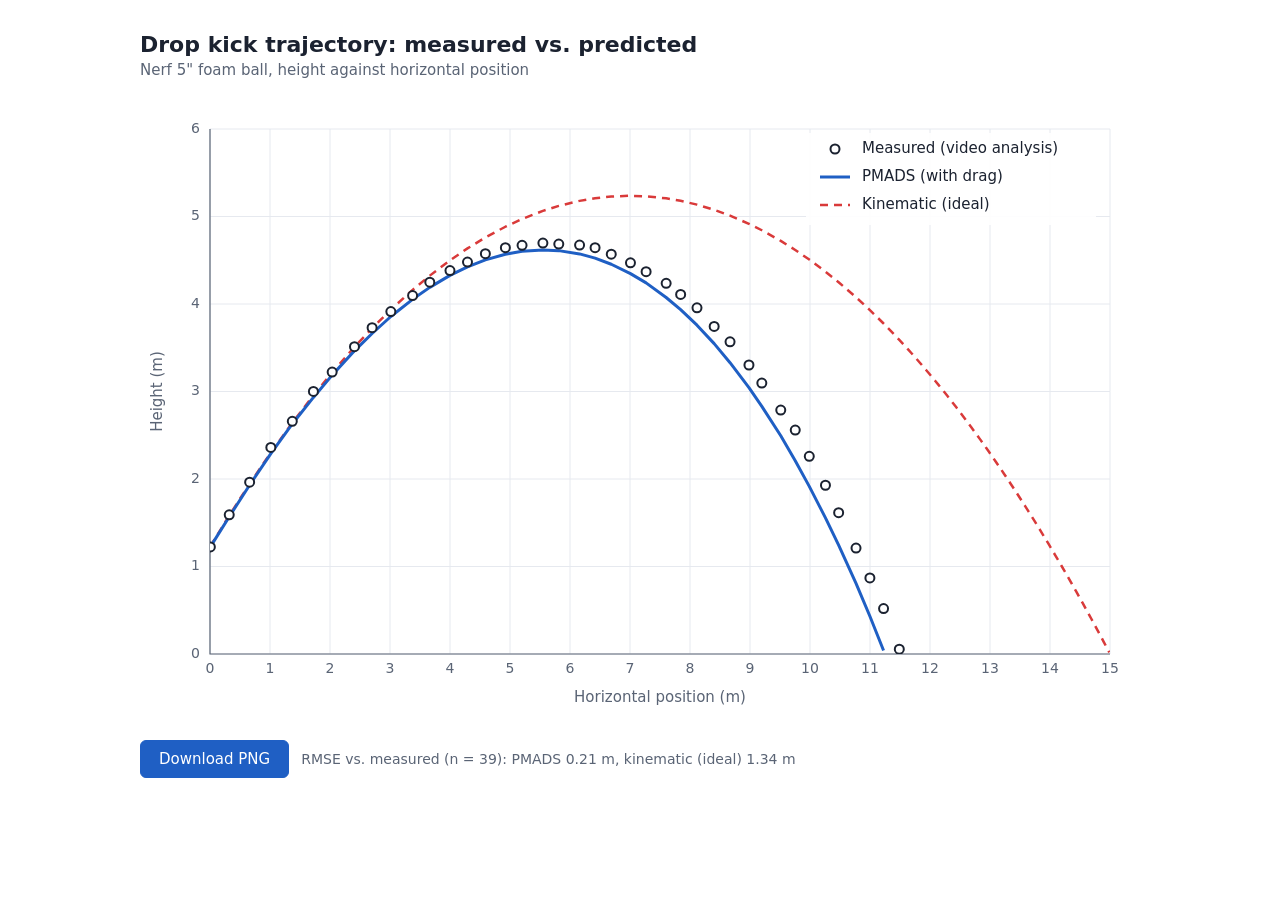
<file: frontend/images/trajectory_graph.html>
<!DOCTYPE html>
<html lang="en">
<head>
<meta charset="utf-8">
<meta name="viewport" content="width=device-width, initial-scale=1">
<title>Drop kick trajectory: measured vs. PMADS</title>
<style>
  body { margin: 0; background: #ffffff; color: #1b2230; font-family: "Segoe UI", system-ui, -apple-system, Helvetica, Arial, sans-serif; }
  main { max-width: 1000px; margin: 0 auto; padding: 32px 20px 48px; }
  h1 { font-size: 22px; font-weight: 600; margin: 0 0 4px; }
  p.sub { margin: 0 0 20px; color: #5a6475; font-size: 15px; }
  .wrap { position: relative; width: 100%; aspect-ratio: 16 / 10; }
  canvas { width: 100%; height: 100%; display: block; }
  .bar { display: flex; gap: 12px; align-items: center; margin-top: 16px; flex-wrap: wrap; }
  button { font: inherit; font-size: 15px; padding: 9px 18px; border-radius: 6px; border: 1px solid #1f5fc4; background: #1f5fc4; color: #fff; cursor: pointer; }
  button:hover { background: #184fa6; }
  button:focus-visible { outline: 3px solid #9cc0f5; outline-offset: 2px; }
  .stats { color: #5a6475; font-size: 14px; }
</style>
</head>
<body>
<main>
  <h1>Drop kick trajectory: measured vs. predicted</h1>
  <p class="sub">Nerf 5" foam ball, height against horizontal position</p>
  <div class="wrap"><canvas id="c"></canvas></div>
  <div class="bar">
    <button id="dl">Download PNG</button>
    <span class="stats" id="stats"></span>
  </div>
</main>
<script>
const REAL=[[0.005808608677, 1.224106096], [0.3205869093, 1.59073067], [0.660664117, 1.963239615], [1.013755441, 2.360742002], [1.371530988, 2.659707291], [1.723589874, 3.000414274], [2.035893207, 3.222073288], [2.407906496, 3.512788319], [2.701709513, 3.728824437], [3.013916138, 3.913002561], [3.376586572, 4.096349085], [3.663041278, 4.249397977], [3.999647769, 4.382687356], [4.291474696, 4.478850247], [4.589609882, 4.57490886], [4.922989945, 4.643191551], [5.200951296, 4.670152207], [5.548274733, 4.695968288], [5.813000363, 4.685296], [6.159698867, 4.673272402], [6.41780894, 4.643783603], [6.687802028, 4.569940027], [7.007822326, 4.470037864], [7.26843661, 4.368974325], [7.602551342, 4.236537635], [7.844066109, 4.109502168], [8.116492607, 3.956359468], [8.402798545, 3.74352794], [8.667429039, 3.568216029], [8.982593959, 3.302880739], [9.197122681, 3.096968276], [9.512689544, 2.788275169], [9.754139141, 2.559652273], [9.988067396, 2.25894051], [10.25770537, 1.928678089], [10.47734588, 1.615315478], [10.76701013, 1.211065262], [10.99833978, 0.8699734692], [11.2261114, 0.5189719925], [11.488388, 0.05470848863]];
const KIN=[[0.005808608677, 1.230760534], [0.3205869093, 1.583117659], [0.660664117, 1.945569478], [1.013755441, 2.301862748], [1.371530988, 2.642069934], [1.723589874, 2.956390687], [2.035893207, 3.218238364], [2.407906496, 3.509316512], [2.701709513, 3.723191621], [3.013916138, 3.934980791], [3.376586572, 4.160973295], [3.663041278, 4.32425661], [3.999647769, 4.498964512], [4.291474696, 4.635422846], [4.589609882, 4.76043735], [4.922989945, 4.883002003], [5.200951296, 4.971286474], [5.548274733, 5.063829046], [5.813000363, 5.121104769], [6.159698867, 5.178768988], [6.41780894, 5.20892404], [6.687802028, 5.22879922], [7.007822326, 5.236905586], [7.26843661, 5.231123966], [7.602551342, 5.207450816], [7.844066109, 5.17896194], [8.116492607, 5.135369132], [8.402798545, 5.076464602], [8.667429039, 5.010088689], [8.982593959, 4.91608395], [9.197122681, 4.842797017], [9.512689544, 4.721304447], [9.754139141, 4.617340962], [9.988067396, 4.507515779], [10.25770537, 4.369814111], [10.47734588, 4.248851427], [10.76701013, 4.07725186], [10.99833978, 3.93034752], [11.2261114, 3.77714533], [11.488388, 3.590216727], [11.538388, 3.553303216], [11.588388, 3.515980537], [11.638388, 3.478248691], [11.688388, 3.440107677], [11.738388, 3.401557496], [11.788388, 3.362598147], [11.838388, 3.32322963], [11.888388, 3.283451946], [11.938388, 3.243265094], [11.988388, 3.202669074], [12.038388, 3.161663887], [12.088388, 3.120249533], [12.138388, 3.07842601], [12.188388, 3.03619332], [12.238388, 2.993551463], [12.288388, 2.950500438], [12.338388, 2.907040245], [12.388388, 2.863170884], [12.438388, 2.818892356], [12.488388, 2.774204661], [12.538388, 2.729107797], [12.588388, 2.683601767], [12.638388, 2.637686568], [12.688388, 2.591362202], [12.738388, 2.544628668], [12.788388, 2.497485967], [12.838388, 2.449934098], [12.888388, 2.401973062], [12.938388, 2.353602857], [12.988388, 2.304823486], [13.038388, 2.255634946], [13.088388, 2.206037239], [13.138388, 2.156030365], [13.188388, 2.105614323], [13.238388, 2.054789113], [13.288388, 2.003554735], [13.338388, 1.95191119], [13.388388, 1.899858478], [13.438388, 1.847396597], [13.488388, 1.794525549], [13.538388, 1.741245334], [13.588388, 1.687555951], [13.638388, 1.6334574], [13.688388, 1.578949682], [13.738388, 1.524032796], [13.788388, 1.468706742], [13.838388, 1.412971521], [13.888388, 1.356827132], [13.938388, 1.300273576], [13.988388, 1.243310852], [14.038388, 1.18593896], [14.088388, 1.128157901], [14.138388, 1.069967674], [14.188388, 1.01136828], [14.238388, 0.9523597179], [14.288388, 0.8929419882], [14.338388, 0.8331150909], [14.388388, 0.772879026], [14.438388, 0.7122337935], [14.488388, 0.6511793934], [14.538388, 0.5897158256], [14.588388, 0.5278430903], [14.638388, 0.4655611873], [14.688388, 0.4028701168], [14.738388, 0.3397698786], [14.788388, 0.2762604728], [14.838388, 0.2123418994], [14.888388, 0.1480141584], [14.938388, 0.08327724973], [14.988388, 0.01813117348]];
const PMADS=[[0.005808608677, 1.2242], [0.3205869093, 1.5684], [0.660664117, 1.9313], [1.013755441, 2.2907], [1.371530988, 2.6287], [1.723589874, 2.9323], [2.035893207, 3.1871], [2.407906496, 3.4649], [2.701709513, 3.6628], [3.013916138, 3.8573], [3.376586572, 4.0532], [3.663041278, 4.1902], [3.999647769, 4.3275], [4.291474696, 4.4244], [4.589609882, 4.5045], [4.922989945, 4.5693], [5.200951296, 4.6024], [5.548274733, 4.618], [5.813000363, 4.6099], [6.159698867, 4.5724], [6.41780894, 4.5245], [6.687802028, 4.4544], [7.007822326, 4.3474], [7.26843661, 4.2412], [7.602551342, 4.074], [7.844066109, 3.9354], [8.116492607, 3.7578], [8.402798545, 3.5471], [8.667429039, 3.329], [8.982593959, 3.0441], [9.197122681, 2.8299], [9.512689544, 2.4938], [9.754139141, 2.2095], [9.988067396, 1.9156], [10.25770537, 1.5557], [10.47734588, 1.2441], [10.76701013, 0.8077], [10.99833978, 0.4317], [11.2261114, 0.0403]];
function near(model, x) {
  for (const p of model) if (Math.abs(p[0] - x) < 1e-6) return p[1];
  return null;
}
const SHARED = REAL.filter(([x]) => near(PMADS, x) !== null && near(KIN, x) !== null);
function rmse(model) {
  let s = 0;
  for (const [x, y] of SHARED) s += (near(model, x) - y) ** 2;
  return Math.sqrt(s / SHARED.length);
}
const rP = rmse(PMADS), rK = rmse(KIN);
const statLine = `RMSE vs. measured (n = ${SHARED.length}): PMADS ${rP.toFixed(2)} m, kinematic (ideal) ${rK.toFixed(2)} m`;
document.getElementById('stats').textContent = statLine;

const COL = { real: '#1b2230', kin: '#d93a3a', pm: '#1f5fc4', grid: '#e6e9ef', axis: '#5a6475' };
const XMAX = 15, YMAX = 6;

function draw(ctx, W, H, forExport) {
  const u = W / 1000;
  ctx.fillStyle = '#ffffff'; ctx.fillRect(0, 0, W, H);
  const top = forExport ? 90 * u : 30 * u;
  const L = 70 * u, R = W - 30 * u, T = top, B = H - 70 * u;
  const sx = x => L + (x / XMAX) * (R - L);
  const sy = y => B - (y / YMAX) * (B - T);
  const font = s => `${s * u}px "Segoe UI", system-ui, Helvetica, Arial, sans-serif`;

  if (forExport) {
    ctx.fillStyle = COL.real; ctx.font = '600 ' + font(24); ctx.textAlign = 'left'; ctx.textBaseline = 'alphabetic';
    ctx.fillText('Drop kick trajectory: measured vs. predicted', L, 42 * u);
    ctx.fillStyle = COL.axis; ctx.font = font(15);
    ctx.fillText(statLine, L, 68 * u);
  }

  ctx.lineWidth = 1 * u; ctx.strokeStyle = COL.grid;
  ctx.fillStyle = COL.axis; ctx.font = font(14);
  ctx.textAlign = 'center'; ctx.textBaseline = 'top';
  for (let x = 0; x <= XMAX; x++) {
    ctx.beginPath(); ctx.moveTo(sx(x), T); ctx.lineTo(sx(x), B); ctx.stroke();
    ctx.fillText(x, sx(x), B + 8 * u);
  }
  ctx.textAlign = 'right'; ctx.textBaseline = 'middle';
  for (let y = 0; y <= YMAX; y++) {
    ctx.beginPath(); ctx.moveTo(L, sy(y)); ctx.lineTo(R, sy(y)); ctx.stroke();
    ctx.fillText(y, L - 10 * u, sy(y));
  }
  ctx.strokeStyle = COL.axis; ctx.lineWidth = 1.2 * u;
  ctx.beginPath(); ctx.moveTo(L, T); ctx.lineTo(L, B); ctx.lineTo(R, B); ctx.stroke();

  ctx.font = font(15); ctx.textAlign = 'center'; ctx.textBaseline = 'alphabetic';
  ctx.fillText('Horizontal position (m)', (L + R) / 2, H - 22 * u);
  ctx.save(); ctx.translate(22 * u, (T + B) / 2); ctx.rotate(-Math.PI / 2);
  ctx.fillText('Height (m)', 0, 0); ctx.restore();

  ctx.save();
  ctx.beginPath(); ctx.rect(L, T, R - L, B - T); ctx.clip();
  function line(data, color, width, dash) {
    ctx.strokeStyle = color; ctx.lineWidth = width * u; ctx.setLineDash(dash.map(d => d * u));
    ctx.lineJoin = 'round'; ctx.beginPath();
    data.forEach(([x, y], i) => i ? ctx.lineTo(sx(x), sy(y)) : ctx.moveTo(sx(x), sy(y)));
    ctx.stroke(); ctx.setLineDash([]);
  }
  line(KIN, COL.kin, 2.5, [8, 6]);
  line(PMADS, COL.pm, 3, []);
  for (const [x, y] of REAL) {
    ctx.beginPath(); ctx.arc(sx(x), sy(y), 4.5 * u, 0, Math.PI * 2);
    ctx.fillStyle = '#ffffff'; ctx.fill();
    ctx.strokeStyle = COL.real; ctx.lineWidth = 2 * u; ctx.stroke();
  }
  ctx.restore();

  const lx = R - 290 * u, ly = T + 20 * u, gap = 28 * u;
  ctx.fillStyle = 'rgba(255,255,255,0.92)'; ctx.fillRect(lx - 14 * u, ly - 16 * u, 290 * u, gap * 3 + 8 * u);
  ctx.textAlign = 'left'; ctx.textBaseline = 'middle'; ctx.font = font(15);
  const items = [
    ['Measured (video analysis)', 'pt'],
    ['PMADS (with drag)', 'pm'],
    ['Kinematic (ideal)', 'kin']
  ];
  items.forEach(([label, k], i) => {
    const y = ly + i * gap;
    if (k === 'pt') {
      ctx.beginPath(); ctx.arc(lx + 15 * u, y, 4.5 * u, 0, Math.PI * 2);
      ctx.fillStyle = '#fff'; ctx.fill(); ctx.strokeStyle = COL.real; ctx.lineWidth = 2 * u; ctx.stroke();
    } else {
      ctx.strokeStyle = k === 'pm' ? COL.pm : COL.kin; ctx.lineWidth = (k === 'pm' ? 3 : 2.5) * u;
      ctx.setLineDash(k === 'kin' ? [8 * u, 6 * u] : []);
      ctx.beginPath(); ctx.moveTo(lx, y); ctx.lineTo(lx + 30 * u, y); ctx.stroke(); ctx.setLineDash([]);
    }
    ctx.fillStyle = COL.real; ctx.fillText(label, lx + 42 * u, y);
  });
}

const canvas = document.getElementById('c');
function render() {
  const r = canvas.getBoundingClientRect(), dpr = window.devicePixelRatio || 1;
  canvas.width = Math.round(r.width * dpr); canvas.height = Math.round(r.height * dpr);
  draw(canvas.getContext('2d'), canvas.width, canvas.height, false);
}
window.addEventListener('resize', render);
render();

document.getElementById('dl').addEventListener('click', () => {
  const off = document.createElement('canvas');
  off.width = 2400; off.height = 1560;
  draw(off.getContext('2d'), off.width, off.height, true);
  const a = document.createElement('a');
  a.download = 'pmads_vs_measured_trajectory.png';
  a.href = off.toDataURL('image/png');
  document.body.appendChild(a); a.click(); a.remove();
});
</script>
</body>
</html>
</file>
